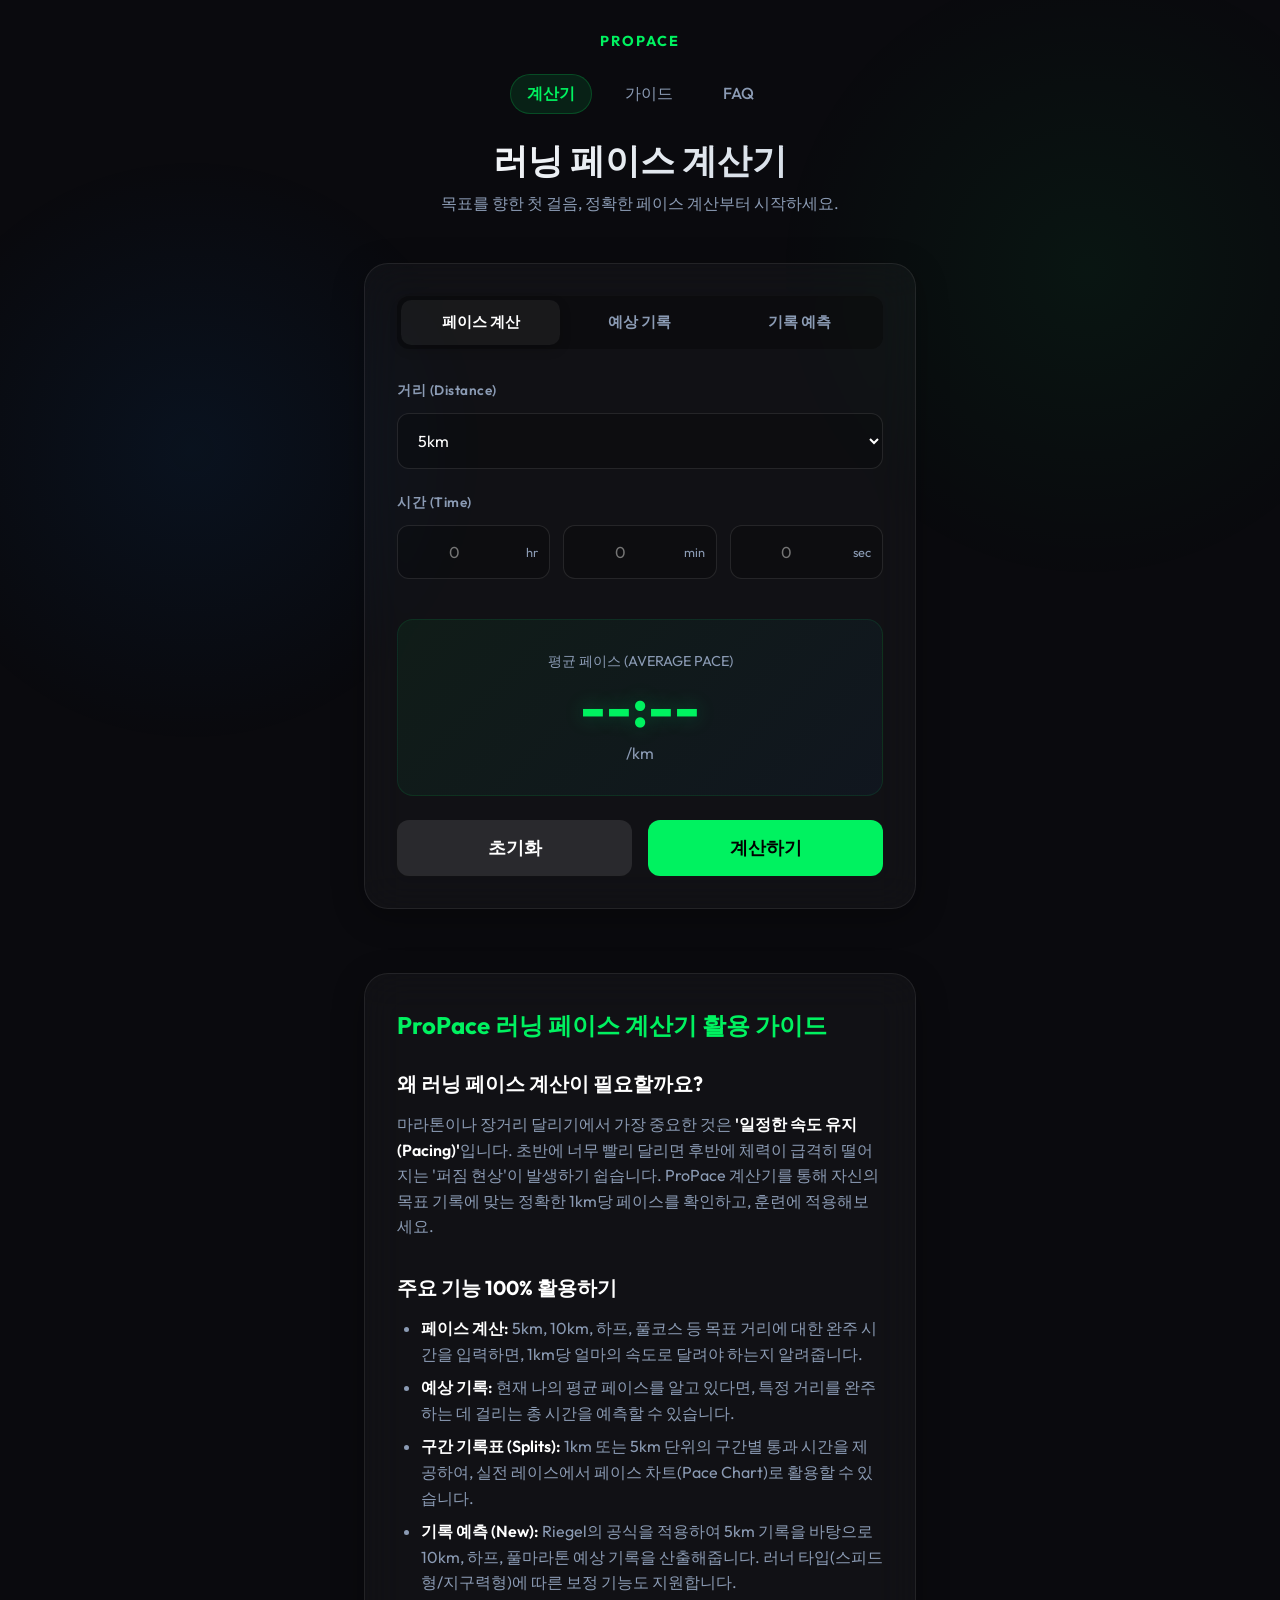
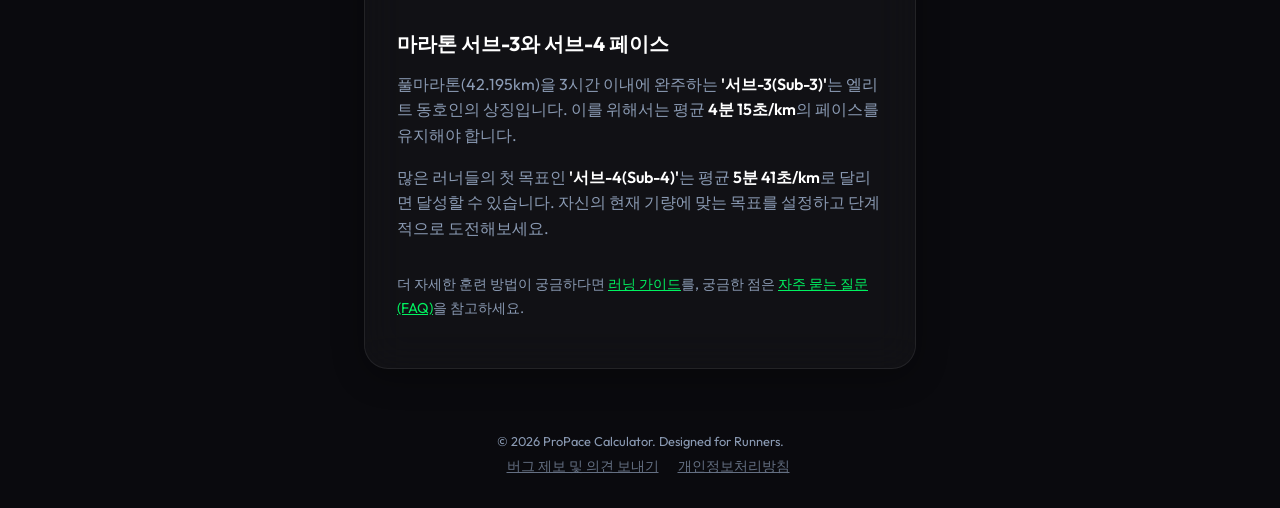
<file: public/index.html>
<!DOCTYPE html>
<html lang="ko">

<head>
    <meta charset="UTF-8">
    <meta name="viewport" content="width=device-width, initial-scale=1.0">
    <title>ProPace | 거리, 속도, 시간 계산</title>
    <link rel="icon" type="image/svg+xml" href="favicon.svg">
    <link rel="icon" type="image/png" href="favicon.png">
    <link rel="apple-touch-icon" href="favicon.png">
    <link rel="canonical" href="https://propace.site/">
    <meta name="description"
        content="ProPace 러닝 페이스 계산기로 마라톤, 5km, 10km, 하프 코스 목표 시간을 계산하세요. 달리기 속도(Pace)와 거리(Distance)를 분석하여 체계적인 훈련을 도와줍니다.">
    <meta name="keywords"
        content="러닝 페이스 계산기, Running Pace Calculator, 달리기 거리 계산, 마라톤 훈련, 5km, 10km, 하프 마라톤, ProPace, 런데이, 속도 변환">
    <meta name="theme-color" content="#0a0a0e">
    <!-- Open Graph / Facebook -->
    <meta property="og:type" content="website">
    <meta property="og:url" content="https://propace.site/">
    <meta property="og:title" content="프로 러닝 페이스 계산기 | Pro Running Calculator">
    <!-- Open Graph / Facebook -->
    <meta property="og:type" content="website">
    <meta property="og:url" content="https://propace.site/">
    <meta property="og:title" content="프로 러닝 페이스 계산기 (ProPace) | 거리, 속도, 시간 계산">
    <meta property="og:description"
        content="ProPace 러닝 페이스 계산기로 마라톤, 5km, 10km, 하프 코스 목표 시간을 계산하세요. 달리기 속도(Pace)와 거리(Distance)를 분석하여 체계적인 훈련을 도와줍니다.">
    <meta property="og:image" content="https://propace.site/favicon.png">

    <!-- Twitter -->
    <meta property="twitter:card" content="summary">
    <meta property="twitter:url" content="https://propace.site/">
    <meta property="twitter:title" content="프로 러닝 페이스 계산기 (ProPace) | 거리, 속도, 시간 계산">
    <meta property="twitter:description"
        content="ProPace 러닝 페이스 계산기로 마라톤, 5km, 10km, 하프 코스 목표 시간을 계산하세요. 달리기 속도(Pace)와 거리(Distance)를 분석하여 체계적인 훈련을 도와줍니다.">
    <meta property="twitter:image" content="https://propace.site/favicon.png">

    <!-- Structured Data (JSON-LD) -->
    <script type="application/ld+json">
    [
      {
        "@context": "https://schema.org",
        "@type": "WebApplication",
        "name": "ProPace 러닝 페이스 계산기",
        "url": "https://propace.site/",
        "description": "ProPace 러닝 페이스 계산기로 마라톤, 5km, 10km, 하프 코스 목표 시간을 계산하세요.",
        "applicationCategory": "HealthApplication",
        "operatingSystem": "Any",
        "offers": {
          "@type": "Offer",
          "price": "0",
          "priceCurrency": "KRW"
        },
        "author": {
            "@type": "Organization",
            "name": "ProPace Team",
            "url": "https://propace.site/"
        }
      },
      {
        "@context": "https://schema.org",
        "@type": "FAQPage",
        "mainEntity": [{
          "@type": "Question",
          "name": "초보자는 일주일에 몇 번 달리는 게 좋나요?",
          "acceptedAnswer": {
            "@type": "Answer",
            "text": "처음 시작한다면 주 3회(하루 달리고 하루 휴식)를 추천합니다. 휴식 또한 훈련의 일부이며, 근육과 관절이 회복할 시간을 주어야 부상을 방지할 수 있습니다."
          }
        }, {
          "@type": "Question",
          "name": "러닝화는 어떤 것을 신어야 하나요?",
          "acceptedAnswer": {
            "@type": "Answer",
            "text": "자신의 발 모양(평발, 요족 등)과 주법에 맞는 신발을 선택해야 합니다. 처음에는 쿠션이 충분하고 안정성이 좋은 '조깅화'나 '안정화' 카테고리의 제품을 추천합니다."
          }
        }, {
          "@type": "Question",
          "name": "페이스 계산기의 기록이 정확한가요?",
          "acceptedAnswer": {
            "@type": "Answer",
            "text": "이 계산기는 국제 육상 경기 연맹(IAAF)의 거리 측정 표준과 일반적인 페이스 산출 공식을 따르는 이론적인 수치입니다. 실제 레이스에서는 날씨와 컨디션을 고려해야 합니다."
          }
        }]
      }
    ]
    </script>

    <link rel="stylesheet" href="style.css">
    <link rel="preconnect" href="https://fonts.googleapis.com">
    <link rel="preconnect" href="https://fonts.gstatic.com" crossorigin>
    <link
        href="https://fonts.googleapis.com/css2?family=Outfit:wght@300;400;600;700&family=Pretendard:wght@300;400;600;700&display=swap"
        rel="stylesheet">
    <script defer src="app.js"></script>
    <script async src="https://pagead2.googlesyndication.com/pagead/js/adsbygoogle.js?client=ca-pub-1709887810365824"
        crossorigin="anonymous"></script>
    <!-- Google tag (gtag.js) -->
    <script async src="https://www.googletagmanager.com/gtag/js?id=G-HL3MYZF0PL"></script>
    <script>
        window.dataLayer = window.dataLayer || [];
        function gtag() { dataLayer.push(arguments); }
        gtag('js', new Date());

        gtag('config', 'G-HL3MYZF0PL');
    </script>
    <script type="text/javascript">
        (function (c, l, a, r, i, t, y) {
            c[a] = c[a] || function () { (c[a].q = c[a].q || []).push(arguments) };
            t = l.createElement(r); t.async = 1; t.src = "https://www.clarity.ms/tag/" + i;
            y = l.getElementsByTagName(r)[0]; y.parentNode.insertBefore(t, y);
        })(window, document, "clarity", "script", "v6fuisxoyl");
    </script>
</head>

<body>
    <div class="background-mesh"></div>

    <main class="container">
        <header class="app-header">
            <div class="logo">PROPACE</div>
            <nav class="main-nav">
                <a href="index.html" class="active">계산기</a>
                <a href="guide.html">가이드</a>
                <a href="faq.html">FAQ</a>
            </nav>
            <h1>러닝 페이스 계산기</h1>
            <p>목표를 향한 첫 걸음, 정확한 페이스 계산부터 시작하세요.</p>
        </header>



        <div class="calculator-card glass-panel">
            <div class="mode-tabs">
                <button class="tab-btn active" data-mode="pace" id="tab-pace">페이스 계산</button>
                <button class="tab-btn" data-mode="time" id="tab-time">예상 기록</button>
                <button class="tab-btn" data-mode="predict" id="tab-predict">기록 예측</button>
            </div>

            <div class="input-section">
                <!-- Prediction: Runner Type Group (New) -->
                <div class="input-group hidden" id="group-type">
                    <label>러너 타입 (Runner Type) <span
                            style="font-weight:400; font-size:0.8em; color:var(--primary);">*정확도 보정</span></label>
                    <select id="runner-type" class="premium-select">
                        <option value="1.06" selected>⚖️ 일반 러너 (Standard)</option>
                        <option value="1.10">🦁 스피드형/초급 (Short Distance Focus)</option>
                        <option value="1.03">🦅 지구력형/마스터즈 (Endurance Focus)</option>
                    </select>
                    <p style="font-size: 0.8rem; color: var(--text-muted); margin-top: 0.5rem;">
                        * 스피드형: 단거리에 강함 / 지구력형: 장거리에 강함
                    </p>
                </div>

                <!-- Distance Input Group -->
                <div class="input-group" id="group-distance">
                    <label id="label-distance">거리 (Distance)</label>
                    <div class="input-row">
                        <select id="distance-select" class="premium-select">
                            <option value="5">5km</option>
                            <option value="10">10km</option>
                            <option value="21.0975">하프 마라톤 (21.1k)</option>
                            <option value="42.195">풀 마라톤 (42.2k)</option>
                            <option value="custom">직접 입력</option>
                        </select>
                        <div class="custom-input-wrapper hidden" id="custom-distance-wrapper">
                            <input type="number" id="distance-custom" placeholder="0" step="0.01">
                            <span class="unit">km</span>
                        </div>
                    </div>
                </div>

                <!-- Time Input Group -->
                <div class="input-group" id="group-time">
                    <label id="label-time">시간 (Time)</label>
                    <div class="time-inputs">
                        <div class="time-field">
                            <input type="number" id="time-hour" placeholder="0" min="0">
                            <span>hr</span>
                        </div>
                        <div class="time-field">
                            <input type="number" id="time-min" placeholder="0" min="0" max="59">
                            <span>min</span>
                        </div>
                        <div class="time-field">
                            <input type="number" id="time-sec" placeholder="0" min="0" max="59">
                            <span>sec</span>
                        </div>
                    </div>
                </div>

                <!-- Pace Input Group -->
                <div class="input-group hidden" id="group-pace">
                    <label>페이스 (Pace)</label>
                    <div class="time-inputs">
                        <div class="time-field">
                            <input type="number" id="pace-min" placeholder="0" min="0">
                            <span>min</span>
                        </div>
                        <div class="time-field">
                            <input type="number" id="pace-sec" placeholder="0" min="0" max="59">
                            <span>sec</span>
                        </div>
                        <span class="per-unit">/km</span>
                    </div>
                </div>
            </div>

            <div class="result-display" id="result-display">
                <div class="result-label" id="result-label">평균 페이스</div>
                <div class="result-value" id="result-value">--:--</div>
                <div class="result-unit" id="result-unit">/km</div>
            </div>

            <div class="action-buttons">
                <button class="action-btn secondary" id="reset-btn">초기화</button>
                <button class="action-btn primary" id="calc-btn">계산하기</button>
            </div>
        </div>

        <!-- Splits Card (Existing) -->
        <div class="splits-card glass-panel" id="splits-card">
            <div class="card-header">
                <h2>구간 기록표 (Splits)</h2>
                <div class="split-controls">
                    <button class="split-toggle active" data-gap="1">1km</button>
                    <button class="split-toggle" data-gap="5">5km</button>
                </div>
            </div>
            <div class="table-container">
                <table id="splits-table">
                    <thead>
                        <tr>
                            <th>거리</th>
                            <th>누적 시간</th>
                            <th>구간 페이스</th>
                        </tr>
                    </thead>
                    <tbody>
                        <!-- Generated by JS -->
                    </tbody>
                </table>
            </div>
        </div>

        <!-- Prediction Card (New) -->
        <div class="prediction-card glass-panel" id="prediction-card" style="display: none;">
            <div class="card-header">
                <h2>예상 완주 기록 (Race Predictor)</h2>
                <p class="card-desc">Riegel 공식을 기반으로 산출된 이론적 기록입니다.</p>
            </div>
            <div class="prediction-grid" id="prediction-grid">
                <!-- Generated by JS -->
            </div>
        </div>

        <!-- SEO Content Section (New) -->
        <article class="info-section glass-panel" style="margin-top: 2rem;">
            <h2>ProPace 러닝 페이스 계산기 활용 가이드</h2>

            <div class="content-block">
                <h3>왜 러닝 페이스 계산이 필요할까요?</h3>
                <p>마라톤이나 장거리 달리기에서 가장 중요한 것은 <strong>'일정한 속도 유지(Pacing)'</strong>입니다.
                    초반에 너무 빨리 달리면 후반에 체력이 급격히 떨어지는 '퍼짐 현상'이 발생하기 쉽습니다.
                    ProPace 계산기를 통해 자신의 목표 기록에 맞는 정확한 1km당 페이스를 확인하고, 훈련에 적용해보세요.</p>
            </div>

            <div class="content-block">
                <h3>주요 기능 100% 활용하기</h3>
                <ul>
                    <li><strong>페이스 계산:</strong> 5km, 10km, 하프, 풀코스 등 목표 거리에 대한 완주 시간을 입력하면, 1km당 얼마의 속도로 달려야 하는지 알려줍니다.
                    </li>
                    <li><strong>예상 기록:</strong> 현재 나의 평균 페이스를 알고 있다면, 특정 거리를 완주하는 데 걸리는 총 시간을 예측할 수 있습니다.</li>
                    <li><strong>구간 기록표 (Splits):</strong> 1km 또는 5km 단위의 구간별 통과 시간을 제공하여, 실전 레이스에서 페이스 차트(Pace Chart)로
                        활용할 수 있습니다.</li>
                    <li><strong>기록 예측 (New):</strong> Riegel의 공식을 적용하여 5km 기록을 바탕으로 10km, 하프, 풀마라톤 예상 기록을 산출해줍니다. 러너
                        타입(스피드형/지구력형)에 따른 보정 기능도 지원합니다.</li>
                </ul>
            </div>

            <div class="content-block">
                <h3>마라톤 서브-3와 서브-4 페이스</h3>
                <p>풀마라톤(42.195km)을 3시간 이내에 완주하는 <strong>'서브-3(Sub-3)'</strong>는 엘리트 동호인의 상징입니다.
                    이를 위해서는 평균 <strong>4분 15초/km</strong>의 페이스를 유지해야 합니다.</p>
                <p>많은 러너들의 첫 목표인 <strong>'서브-4(Sub-4)'</strong>는 평균 <strong>5분 41초/km</strong>로 달리면 달성할 수 있습니다.
                    자신의 현재 기량에 맞는 목표를 설정하고 단계적으로 도전해보세요.</p>
            </div>

            <p style="font-size: 0.9rem; color: var(--text-muted); margin-top: 1rem;">
                더 자세한 훈련 방법이 궁금하다면 <a href="guide.html" style="color: var(--primary); text-decoration: underline;">러닝
                    가이드</a>를,
                궁금한 점은 <a href="faq.html" style="color: var(--primary); text-decoration: underline;">자주 묻는 질문(FAQ)</a>을
                참고하세요.
            </p>
        </article>
    </main>

    <footer class="app-footer">
        <p>© 2026 ProPace Calculator. Designed for Runners.</p>
        <button id="feedback-open-btn" class="footer-link-btn">버그 제보 및 의견 보내기</button>
        <a href="privacy.html" class="footer-link">개인정보처리방침</a>
    </footer>

    <!-- Feedback Modal -->
    <div class="modal-overlay hidden" id="feedback-modal">
        <div class="modal-content glass-panel">
            <button class="modal-close" id="feedback-close-btn">&times;</button>
            <h2>의견 보내기</h2>
            <p class="modal-desc">버그 제보나 추가하고 싶은 기능이 있다면 알려주세요!</p>

            <form id="feedback-form" action="https://formspree.io/f/mzdejrqv" method="POST">
                <div class="input-group">
                    <label for="fb-email">이메일 (답변을 원하시면 입력해주세요)</label>
                    <input type="email" id="fb-email" name="email" placeholder="runner@example.com">
                </div>
                <div class="input-group">
                    <label for="fb-message">내용</label>
                    <textarea id="fb-message" name="message" rows="4" placeholder="자유롭게 의견을 적어주세요." required></textarea>
                </div>
                <div class="action-buttons">
                    <button type="submit" class="action-btn primary">보내기</button>
                </div>
                <p id="feedback-status" class="status-msg"></p>
            </form>
        </div>
    </div>
</body>

</html>
</file>
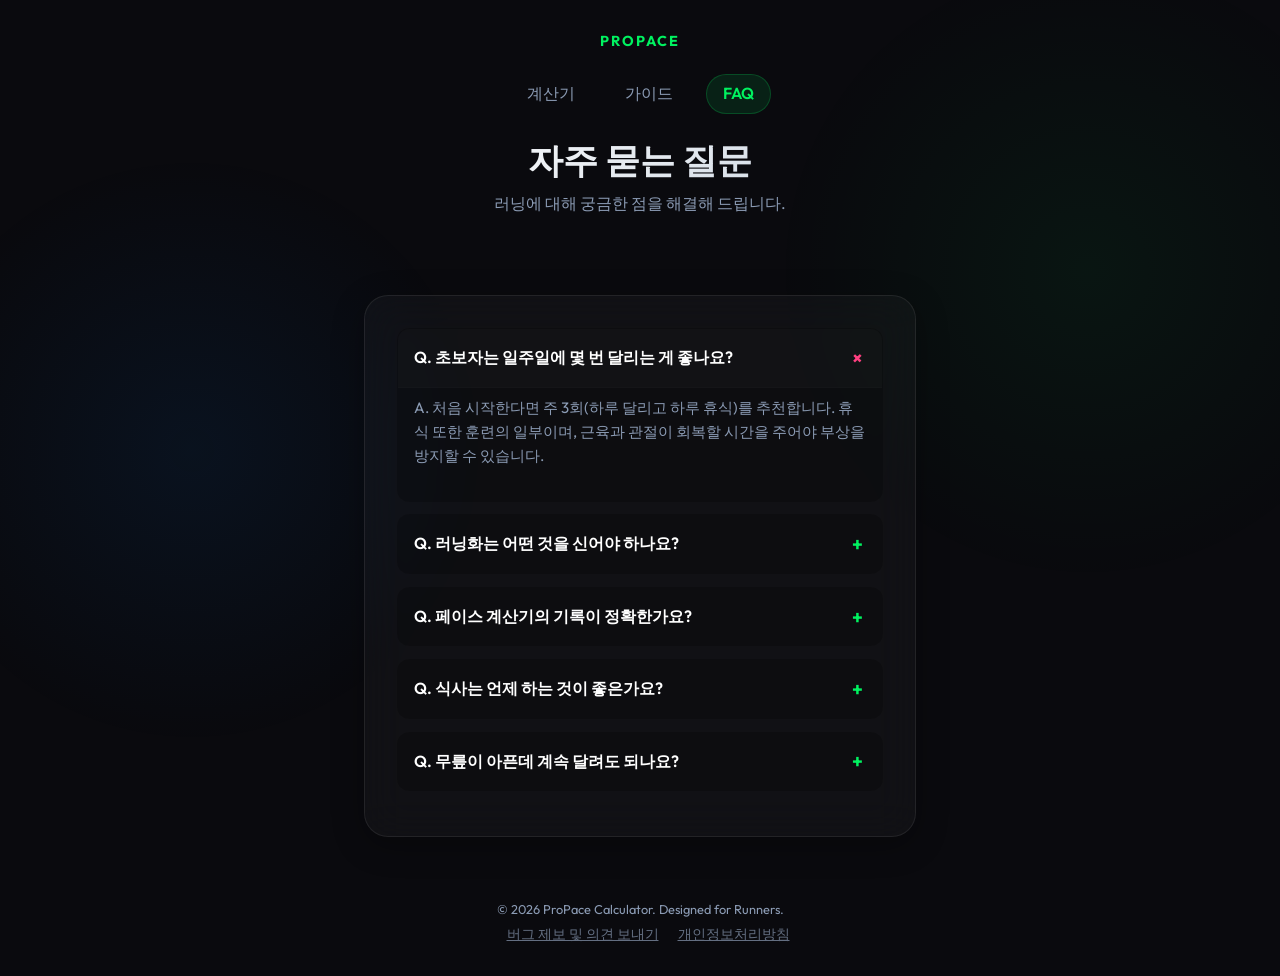
<file: public/faq.html>
<!DOCTYPE html>
<html lang="ko">

<head>
    <meta charset="UTF-8">
    <meta name="viewport" content="width=device-width, initial-scale=1.0">
    <title>자주 묻는 질문 (FAQ) | ProPace</title>
    <link rel="icon" type="image/svg+xml" href="favicon.svg">
    <link rel="icon" type="image/png" href="favicon.png">
    <link rel="apple-touch-icon" href="favicon.png">
    <link rel="canonical" href="https://propace.site/faq.html">
    <meta name="description" content="러닝 초보자를 위한 훈련 빈도, 러닝화 선택 가이드, 페이스 계산기 정확도 등 자주 묻는 질문에 대한 답변입니다.">
    <meta name="theme-color" content="#0a0a0e">

    <!-- Open Graph -->
    <meta property="og:type" content="article">
    <meta property="og:url" content="https://propace.site/faq.html">
    <meta property="og:title" content="자주 묻는 질문 (FAQ) | ProPace">
    <meta property="og:description" content="러닝화 선택부터 훈련 빈도까지, 러너들이 궁금해하는 질문들을 모았습니다.">
    <meta property="og:image" content="https://propace.site/favicon.png">

    <link rel="stylesheet" href="style.css">
    <link rel="preconnect" href="https://fonts.googleapis.com">
    <link rel="preconnect" href="https://fonts.gstatic.com" crossorigin>
    <link
        href="https://fonts.googleapis.com/css2?family=Outfit:wght@300;400;600;700&family=Pretendard:wght@300;400;600;700&display=swap"
        rel="stylesheet">

    <!-- Google AdSense -->
    <script async src="https://pagead2.googlesyndication.com/pagead/js/adsbygoogle.js?client=ca-pub-1709887810365824"
        crossorigin="anonymous"></script>
    <!-- Google tag (gtag.js) -->
    <script async src="https://www.googletagmanager.com/gtag/js?id=G-HL3MYZF0PL"></script>
    <script>
        window.dataLayer = window.dataLayer || [];
        function gtag() { dataLayer.push(arguments); }
        gtag('js', new Date());

        gtag('config', 'G-HL3MYZF0PL');
    </script>
</head>

<body>
    <div class="background-mesh"></div>

    <main class="container">
        <header class="app-header">
            <div class="logo">PROPACE</div>
            <nav class="main-nav">
                <a href="index.html">계산기</a>
                <a href="guide.html">가이드</a>
                <a href="faq.html" class="active">FAQ</a>
            </nav>
            <h1>자주 묻는 질문</h1>
            <p>러닝에 대해 궁금한 점을 해결해 드립니다.</p>
        </header>

        <article class="info-section glass-panel">
            <details open>
                <summary>Q. 초보자는 일주일에 몇 번 달리는 게 좋나요?</summary>
                <p>A. 처음 시작한다면 주 3회(하루 달리고 하루 휴식)를 추천합니다. 휴식 또한 훈련의 일부이며, 근육과 관절이 회복할 시간을 주어야 부상을 방지할 수 있습니다.</p>
            </details>
            <details>
                <summary>Q. 러닝화는 어떤 것을 신어야 하나요?</summary>
                <p>A. 자신의 발 모양(평발, 요족 등)과 주법에 맞는 신발을 선택해야 합니다. 처음에는 쿠션이 충분하고 안정성이 좋은 '조깅화'나 '안정화' 카테고리의 제품을 추천합니다.
                    카본이 들어간 레이싱화는 근력이 부족한 초보자에게 오히려 부상을 유발할 수 있습니다.</p>
            </details>
            <details>
                <summary>Q. 페이스 계산기의 기록이 정확한가요?</summary>
                <p>A. 이 계산기는 <strong>국제 육상 경기 연맹(IAAF)</strong>의 거리 측정 표준과 일반적인 페이스 산출 공식을 따르는 이론적인 수치입니다. 실제 레이스에서는
                    날씨, 코스 고저차, 컨디션 등 다양한 변수가 작용합니다. 계산된 페이스를 기준점으로 삼되, 당일 상황에 맞춰 유연하게 조절하는 것이 중요합니다.</p>
            </details>
            <details>
                <summary>Q. 식사는 언제 하는 것이 좋은가요?</summary>
                <p>A. 러닝 최소 2~3시간 전에 식사를 마치는 것이 좋습니다. 소화가 덜 된 상태에서 달리면 복통을 유발할 수 있습니다. 공복 러닝이 부담스럽다면 바나나 한 개 정도 가벼운 간식을
                    30분 전에 섭취하세요.</p>
            </details>
            <details>
                <summary>Q. 무릎이 아픈데 계속 달려도 되나요?</summary>
                <p>A. 통증은 몸이 보내는 적신호입니다. 무릎 통증이 느껴지면 즉시 러닝을 중단하고 휴식을 취해야 합니다. 통증이 지속되면 전문가의 진료를 받아보시는 것을 권장합니다.</p>
            </details>
        </article>
    </main>

    <footer class="app-footer">
        <p>© 2026 ProPace Calculator. Designed for Runners.</p>
        <button id="feedback-open-btn" class="footer-link-btn" onclick="openFeedbackModal()">버그 제보 및 의견 보내기</button>
        <a href="privacy.html" class="footer-link">개인정보처리방침</a>
    </footer>

    <!-- Feedback Modal Logic needed here too if we want it global, or just remove button from subpages if logic is only in app.js which might strict to index elements. 
         Ideally, create a shared script or just simplified link for subpages. For now, I'll keep the button but might need a simple inline script or just link to index. 
         Actually, let's just make the feedback button open a mailto link on subpages for simplicity or just link to index.
    -->
    <script>
        function openFeedbackModal() {
            // Since the complex modal logic is in app.js which is heavy for simple pages, 
            // maybe just redirect or alert? 
            // Or better, let's just hide the feedback button on subpages to keep it clean and avoid js errors if elements missing.
            // But user might want to report errors on these pages.
            // Let's use mailto for simplicity on subpages.
            window.location.href = "mailto:wjklop4569@naver.com?subject=[ProPace] 의견 보내기";
        }
    </script>
</body>

</html>
</file>
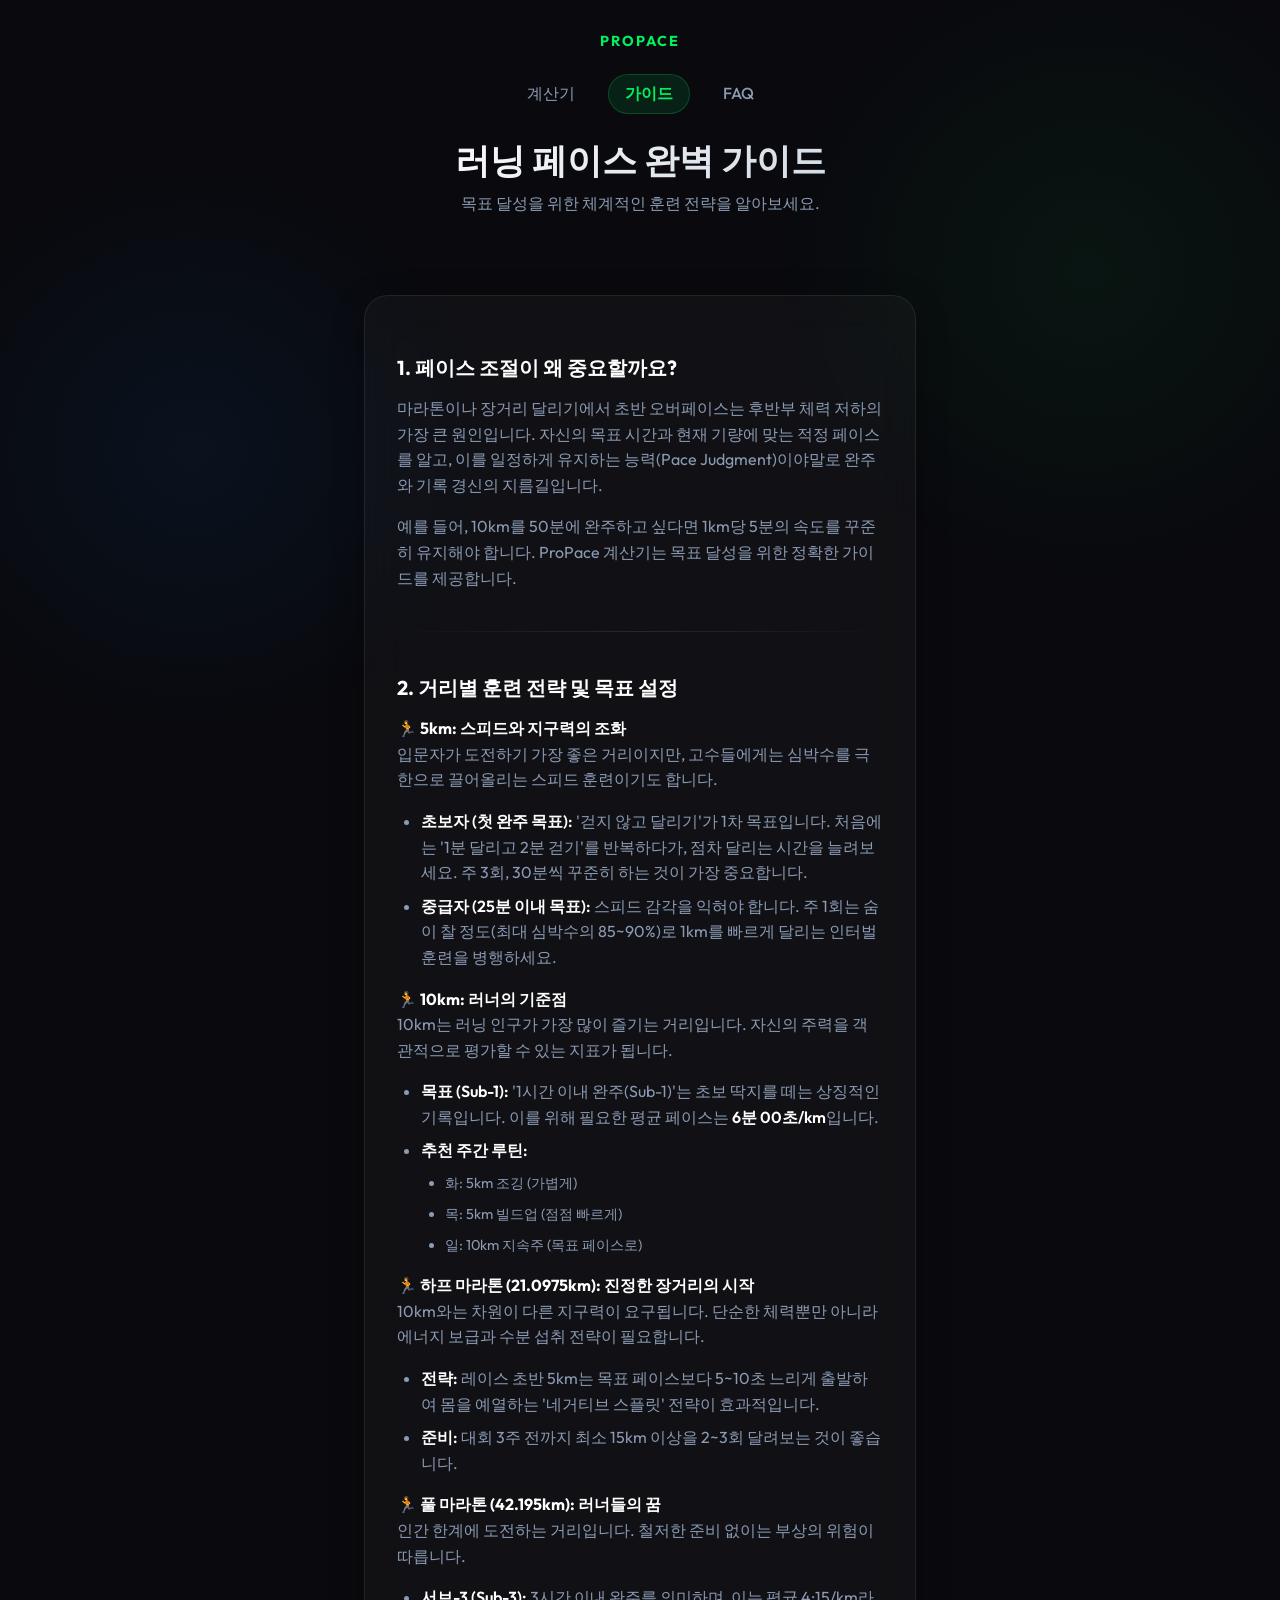
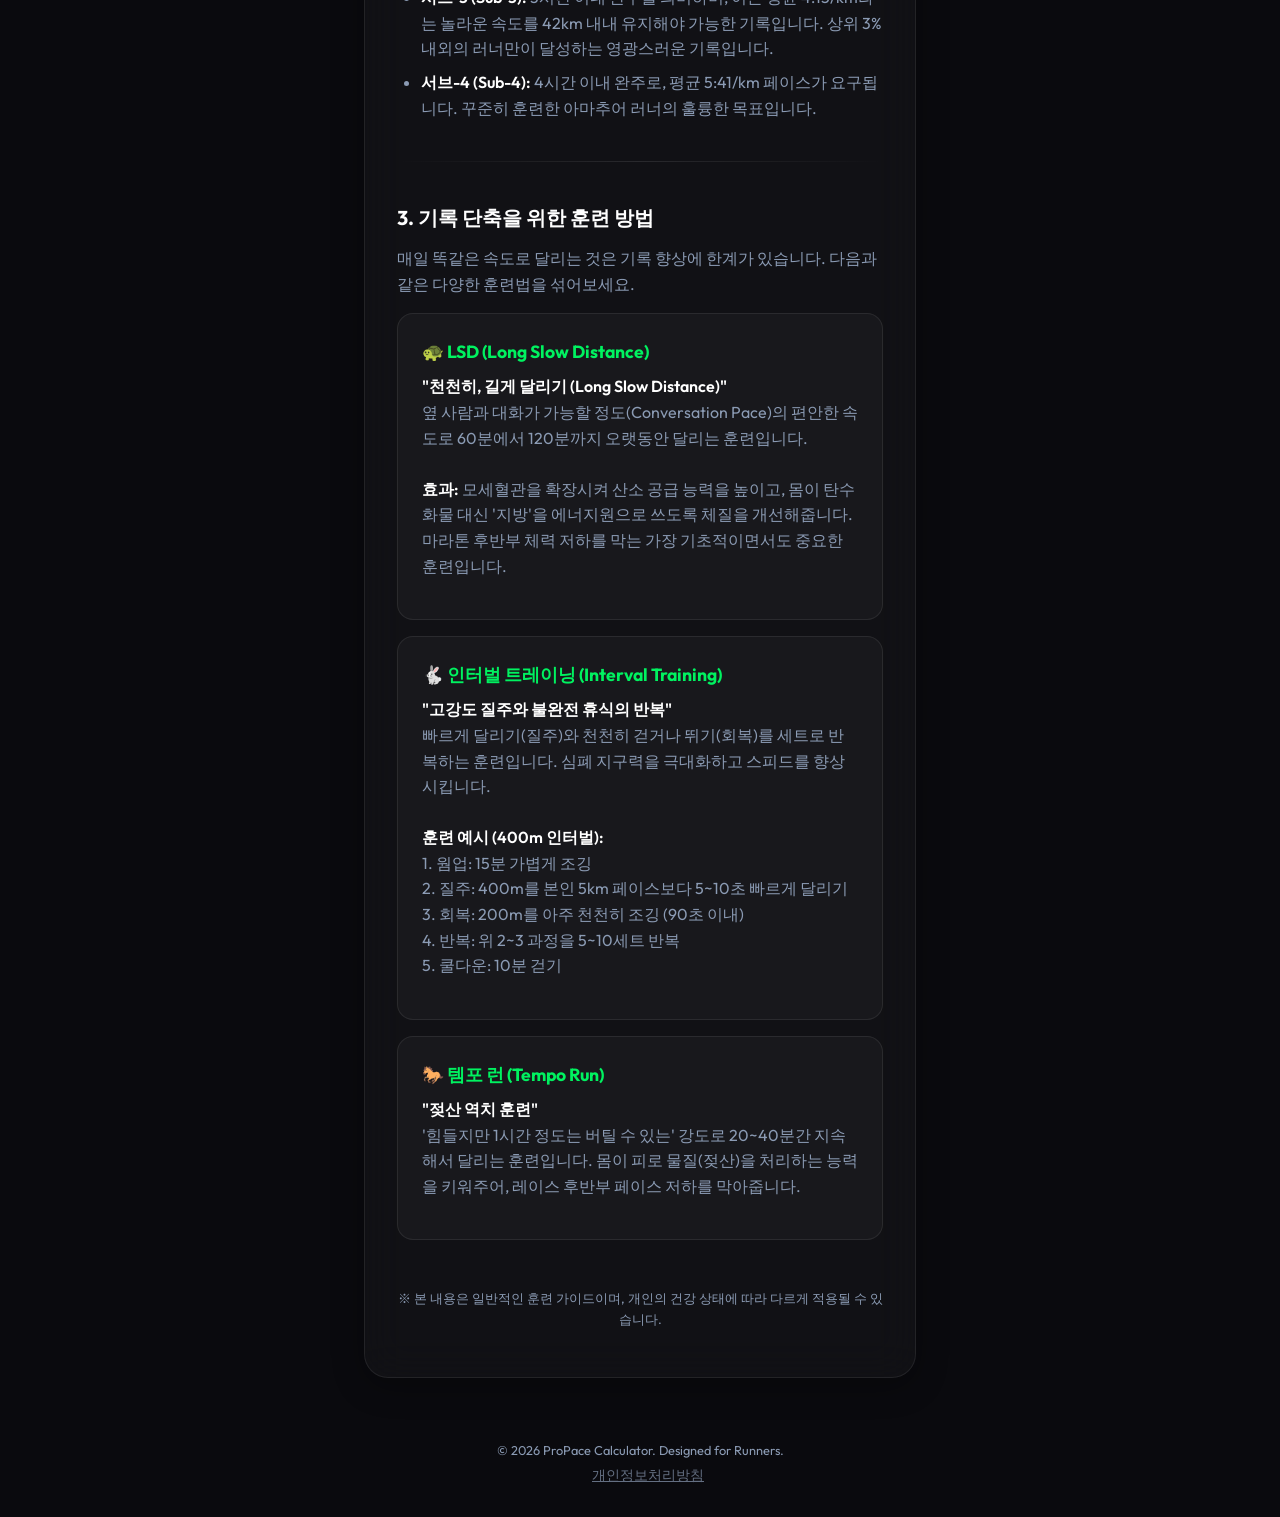
<file: public/guide.html>
<!DOCTYPE html>
<html lang="ko">

<head>
    <meta charset="UTF-8">
    <meta name="viewport" content="width=device-width, initial-scale=1.0">
    <title>러닝 가이드 - 페이스 조절 및 훈련법 | ProPace</title>
    <link rel="icon" type="image/svg+xml" href="favicon.svg">
    <link rel="icon" type="image/png" href="favicon.png">
    <link rel="apple-touch-icon" href="favicon.png">
    <link rel="canonical" href="https://propace.site/guide.html">
    <meta name="description"
        content="마라톤, 5km, 10km, 하프 코스 완주를 위한 러닝 페이스 조절 방법과 거리별 훈련 전략을 소개합니다. ProPace와 함께 체계적인 훈련을 시작하세요.">
    <meta name="theme-color" content="#0a0a0e">

    <!-- Open Graph -->
    <meta property="og:type" content="article">
    <meta property="og:url" content="https://propace.site/guide.html">
    <meta property="og:title" content="러닝 가이드 - 페이스 조절 및 훈련법 | ProPace">
    <meta property="og:description" content="성공적인 완주를 위한 거리별(5k, 10k, Half, Full) 훈련 전략과 LSD, 인터벌 등 훈련 방법을 확인하세요.">
    <meta property="og:image" content="https://propace.site/favicon.png">

    <link rel="stylesheet" href="style.css">
    <link rel="preconnect" href="https://fonts.googleapis.com">
    <link rel="preconnect" href="https://fonts.gstatic.com" crossorigin>
    <link
        href="https://fonts.googleapis.com/css2?family=Outfit:wght@300;400;600;700&family=Pretendard:wght@300;400;600;700&display=swap"
        rel="stylesheet">

    <!-- Google AdSense -->
    <script async src="https://pagead2.googlesyndication.com/pagead/js/adsbygoogle.js?client=ca-pub-1709887810365824"
        crossorigin="anonymous"></script>
    <!-- Google tag (gtag.js) -->
    <script async src="https://www.googletagmanager.com/gtag/js?id=G-HL3MYZF0PL"></script>
    <script>
        window.dataLayer = window.dataLayer || [];
        function gtag() { dataLayer.push(arguments); }
        gtag('js', new Date());

        gtag('config', 'G-HL3MYZF0PL');
    </script>
</head>

<body>
    <div class="background-mesh"></div>

    <main class="container">
        <header class="app-header">
            <div class="logo">PROPACE</div>
            <!-- Navigation will be added via CSS to be shared or just inline here -->
            <nav class="main-nav">
                <a href="index.html">계산기</a>
                <a href="guide.html" class="active">가이드</a>
                <a href="faq.html">FAQ</a>
            </nav>
            <h1>러닝 페이스 완벽 가이드</h1>
            <p>목표 달성을 위한 체계적인 훈련 전략을 알아보세요.</p>
        </header>

        <article class="info-section glass-panel">
            <div class="content-block">
                <h3>1. 페이스 조절이 왜 중요할까요?</h3>
                <p>마라톤이나 장거리 달리기에서 초반 오버페이스는 후반부 체력 저하의 가장 큰 원인입니다. 자신의 목표 시간과 현재 기량에 맞는 적정 페이스를 알고, 이를 일정하게 유지하는
                    능력(Pace Judgment)이야말로 완주와 기록 경신의 지름길입니다.</p>
                <p>예를 들어, 10km를 50분에 완주하고 싶다면 1km당 5분의 속도를 꾸준히 유지해야 합니다. ProPace 계산기는 목표 달성을 위한 정확한 가이드를 제공합니다.</p>
            </div>

            <hr class="divider">

            <div class="content-block">
                <h3>2. 거리별 훈련 전략 및 목표 설정</h3>

                <h4>🏃 5km: 스피드와 지구력의 조화</h4>
                <p>입문자가 도전하기 가장 좋은 거리이지만, 고수들에게는 심박수를 극한으로 끌어올리는 스피드 훈련이기도 합니다.</p>
                <ul>
                    <li><strong>초보자 (첫 완주 목표):</strong> '걷지 않고 달리기'가 1차 목표입니다. 처음에는 '1분 달리고 2분 걷기'를 반복하다가, 점차 달리는 시간을
                        늘려보세요. 주 3회, 30분씩 꾸준히 하는 것이 가장 중요합니다.</li>
                    <li><strong>중급자 (25분 이내 목표):</strong> 스피드 감각을 익혀야 합니다. 주 1회는 숨이 찰 정도(최대 심박수의 85~90%)로 1km를 빠르게 달리는
                        인터벌 훈련을 병행하세요.</li>
                </ul>

                <h4>🏃 10km: 러너의 기준점</h4>
                <p>10km는 러닝 인구가 가장 많이 즐기는 거리입니다. 자신의 주력을 객관적으로 평가할 수 있는 지표가 됩니다.</p>
                <ul>
                    <li><strong>목표 (Sub-1):</strong> '1시간 이내 완주(Sub-1)'는 초보 딱지를 떼는 상징적인 기록입니다. 이를 위해 필요한 평균 페이스는
                        <strong>6분 00초/km</strong>입니다.</li>
                    <li><strong>추천 주간 루틴:</strong>
                        <ul style="margin-top:0.5rem; font-size: 0.9em; color: var(--text-muted);">
                            <li>화: 5km 조깅 (가볍게)</li>
                            <li>목: 5km 빌드업 (점점 빠르게)</li>
                            <li>일: 10km 지속주 (목표 페이스로)</li>
                        </ul>
                    </li>
                </ul>

                <h4>🏃 하프 마라톤 (21.0975km): 진정한 장거리의 시작</h4>
                <p>10km와는 차원이 다른 지구력이 요구됩니다. 단순한 체력뿐만 아니라 에너지 보급과 수분 섭취 전략이 필요합니다.</p>
                <ul>
                    <li><strong>전략:</strong> 레이스 초반 5km는 목표 페이스보다 5~10초 느리게 출발하여 몸을 예열하는 '네거티브 스플릿' 전략이 효과적입니다.</li>
                    <li><strong>준비:</strong> 대회 3주 전까지 최소 15km 이상을 2~3회 달려보는 것이 좋습니다.</li>
                </ul>

                <h4>🏃 풀 마라톤 (42.195km): 러너들의 꿈</h4>
                <p>인간 한계에 도전하는 거리입니다. 철저한 준비 없이는 부상의 위험이 따릅니다.</p>
                <ul>
                    <li><strong>서브-3 (Sub-3):</strong> 3시간 이내 완주를 의미하며, 이는 평균 4:15/km라는 놀라운 속도를 42km 내내 유지해야 가능한 기록입니다.
                        상위 3% 내외의 러너만이 달성하는 영광스러운 기록입니다.</li>
                    <li><strong>서브-4 (Sub-4):</strong> 4시간 이내 완주로, 평균 5:41/km 페이스가 요구됩니다. 꾸준히 훈련한 아마추어 러너의 훌륭한 목표입니다.
                    </li>
                </ul>
            </div>

            <hr class="divider">

            <div class="content-block">
                <h3>3. 기록 단축을 위한 훈련 방법</h3>
                <p>매일 똑같은 속도로 달리는 것은 기록 향상에 한계가 있습니다. 다음과 같은 다양한 훈련법을 섞어보세요.</p>

                <div class="training-method">
                    <h4>🐢 LSD (Long Slow Distance)</h4>
                    <p><strong>"천천히, 길게 달리기 (Long Slow Distance)"</strong><br>
                        옆 사람과 대화가 가능할 정도(Conversation Pace)의 편안한 속도로 60분에서 120분까지 오랫동안 달리는 훈련입니다.<br><br>
                        <strong>효과:</strong> 모세혈관을 확장시켜 산소 공급 능력을 높이고, 몸이 탄수화물 대신 '지방'을 에너지원으로 쓰도록 체질을 개선해줍니다. 마라톤 후반부
                        체력 저하를 막는 가장 기초적이면서도 중요한 훈련입니다.
                    </p>
                </div>

                <div class="training-method">
                    <h4>🐇 인터벌 트레이닝 (Interval Training)</h4>
                    <p><strong>"고강도 질주와 불완전 휴식의 반복"</strong><br>
                        빠르게 달리기(질주)와 천천히 걷거나 뛰기(회복)를 세트로 반복하는 훈련입니다. 심폐 지구력을 극대화하고 스피드를 향상시킵니다.<br><br>
                        <strong>훈련 예시 (400m 인터벌):</strong><br>
                        1. 웜업: 15분 가볍게 조깅<br>
                        2. 질주: 400m를 본인 5km 페이스보다 5~10초 빠르게 달리기<br>
                        3. 회복: 200m를 아주 천천히 조깅 (90초 이내)<br>
                        4. 반복: 위 2~3 과정을 5~10세트 반복<br>
                        5. 쿨다운: 10분 걷기
                    </p>
                </div>

                <div class="training-method">
                    <h4>🐎 템포 런 (Tempo Run)</h4>
                    <p><strong>"젖산 역치 훈련"</strong><br>
                        '힘들지만 1시간 정도는 버틸 수 있는' 강도로 20~40분간 지속해서 달리는 훈련입니다. 몸이 피로 물질(젖산)을 처리하는 능력을 키워주어, 레이스 후반부 페이스 저하를
                        막아줍니다.</p>
                </div>
            </div>

            <p style="font-size: 0.8rem; color: var(--text-muted); margin-top: 3rem; text-align: center;">
                ※ 본 내용은 일반적인 훈련 가이드이며, 개인의 건강 상태에 따라 다르게 적용될 수 있습니다.
            </p>
        </article>
    </main>

    <footer class="app-footer">
        <p>© 2026 ProPace Calculator. Designed for Runners.</p>
        <a href="privacy.html" class="footer-link">개인정보처리방침</a>
    </footer>
</body>

</html>
</file>
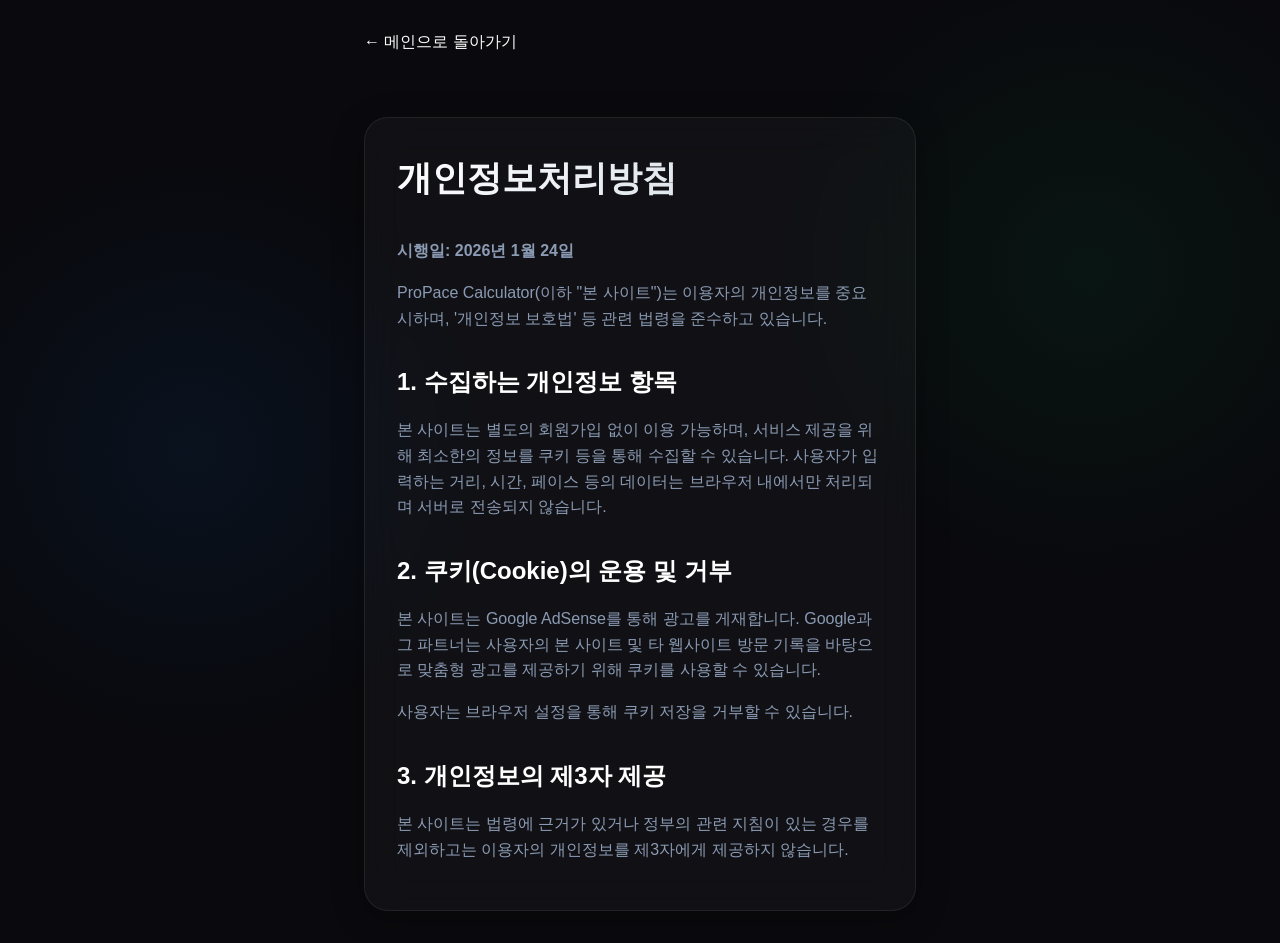
<file: public/privacy.html>
<!DOCTYPE html>
<html lang="ko">

<head>
    <meta charset="UTF-8">
    <meta name="viewport" content="width=device-width, initial-scale=1.0">
    <title>개인정보처리방침 | ProPace Calculator</title>
    <link rel="stylesheet" href="style.css">
    <style>
        .privacy-content {
            padding: 2rem;
            max-width: 800px;
            margin: 0 auto;
            color: var(--text-color);
            line-height: 1.6;
        }

        .privacy-content h1 {
            margin-bottom: 2rem;
        }

        .privacy-content h2 {
            margin-top: 2rem;
            margin-bottom: 1rem;
            font-size: 1.5rem;
        }

        .privacy-content p {
            margin-bottom: 1rem;
            color: var(--text-muted);
        }

        .back-link {
            display: inline-block;
            margin-bottom: 2rem;
            color: var(--primary-color);
            text-decoration: none;
        }

        .back-link:hover {
            text-decoration: underline;
        }
    </style>
</head>

<body>
    <div class="background-mesh"></div>
    <main class="container">
        <a href="index.html" class="back-link">← 메인으로 돌아가기</a>
        <article class="glass-panel privacy-content">
            <h1>개인정보처리방침</h1>
            <p><strong>시행일: 2026년 1월 24일</strong></p>

            <p>ProPace Calculator(이하 "본 사이트")는 이용자의 개인정보를 중요시하며, '개인정보 보호법' 등 관련 법령을 준수하고 있습니다.</p>

            <h2>1. 수집하는 개인정보 항목</h2>
            <p>본 사이트는 별도의 회원가입 없이 이용 가능하며, 서비스 제공을 위해 최소한의 정보를 쿠키 등을 통해 수집할 수 있습니다. 사용자가 입력하는 거리, 시간, 페이스 등의 데이터는 브라우저
                내에서만 처리되며 서버로 전송되지 않습니다.</p>

            <h2>2. 쿠키(Cookie)의 운용 및 거부</h2>
            <p>본 사이트는 Google AdSense를 통해 광고를 게재합니다. Google과 그 파트너는 사용자의 본 사이트 및 타 웹사이트 방문 기록을 바탕으로 맞춤형 광고를 제공하기 위해 쿠키를
                사용할 수 있습니다.</p>
            <p>사용자는 브라우저 설정을 통해 쿠키 저장을 거부할 수 있습니다.</p>

            <h2>3. 개인정보의 제3자 제공</h2>
            <p>본 사이트는 법령에 근거가 있거나 정부의 관련 지침이 있는 경우를 제외하고는 이용자의 개인정보를 제3자에게 제공하지 않습니다.</p>

        </article>
    </main>
</body>

</html>
</file>
<file: public/style.css>
:root {
    --bg-dark: #0a0a0e;
    --bg-panel: rgba(255, 255, 255, 0.03);
    --bg-panel-hover: rgba(255, 255, 255, 0.05);
    --primary: #00f260;
    /* Neon Green */
    --primary-dim: rgba(0, 242, 96, 0.1);
    --secondary: #0575e6;
    /* Blue */
    --accent: #ff4081;
    /* Pink */
    --text-main: #ffffff;
    --text-muted: #8b9bb4;
    --border: rgba(255, 255, 255, 0.1);
    --glass-border: rgba(255, 255, 255, 0.08);
    --blur: 20px;
}

* {
    box-sizing: border-box;
    margin: 0;
    padding: 0;
    font-family: 'Pretendard', 'Outfit', sans-serif;
}

body {
    background-color: var(--bg-dark);
    color: var(--text-main);
    min-height: 100vh;
    display: flex;
    flex-direction: column;
    align-items: center;
    position: relative;
    overflow-x: hidden;
}

/* Dynamic Background */
.background-mesh {
    position: fixed;
    top: 0;
    left: 0;
    width: 100vw;
    height: 100vh;
    z-index: -1;
    background:
        radial-gradient(circle at 15% 50%, rgba(5, 117, 230, 0.08), transparent 25%),
        radial-gradient(circle at 85% 30%, rgba(0, 242, 96, 0.05), transparent 25%);
}

.container {
    width: 100%;
    max-width: 600px;
    padding: 2rem 1.5rem;
    display: flex;
    flex-direction: column;
    gap: 2rem;
}

/* Typography & Header */
.app-header {
    text-align: center;
    margin-bottom: 1rem;
    animation: fadeInDown 0.8s ease;
}

.logo {
    font-family: 'Outfit', sans-serif;
    font-weight: 700;
    font-size: 0.9rem;
    letter-spacing: 2px;
    color: var(--primary);
    margin-bottom: 0.5rem;
    text-transform: uppercase;
}

h1 {
    font-size: 2.2rem;
    font-weight: 700;
    background: linear-gradient(135deg, #fff 0%, #cbd5e1 100%);
    background-clip: text;
    -webkit-background-clip: text;
    -webkit-text-fill-color: transparent;
    margin-bottom: 0.5rem;
}

.app-header p {
    color: var(--text-muted);
    font-size: 1rem;
}

/* Intro Text for AdSense */
.intro-text {
    text-align: center;
    margin-bottom: 2rem;
    color: var(--text-muted);
    font-size: 0.95rem;
    line-height: 1.6;
    max-width: 600px;
    margin-left: auto;
    margin-right: auto;
}

.intro-text strong {
    color: var(--primary);
}

/* Glassmorphism Panels */
.glass-panel {
    background: var(--bg-panel);
    backdrop-filter: blur(var(--blur));
    -webkit-backdrop-filter: blur(var(--blur));
    border: 1px solid var(--glass-border);
    border-radius: 24px;
    padding: 2rem;
    box-shadow: 0 8px 32px rgba(0, 0, 0, 0.3);
    transition: transform 0.3s ease, box-shadow 0.3s ease;
}

/* Main Navigation */
.main-nav {
    display: flex;
    justify-content: center;
    gap: 1rem;
    margin: 1.5rem 0;
    flex-wrap: wrap;
}

.main-nav a {
    text-decoration: none;
    color: var(--text-muted);
    font-size: 1rem;
    font-weight: 500;
    padding: 0.5rem 1rem;
    border-radius: 20px;
    transition: all 0.3s ease;
    border: 1px solid transparent;
}

.main-nav a:hover {
    color: var(--text-main);
    background: rgba(255, 255, 255, 0.05);
}

.main-nav a.active {
    color: var(--primary);
    background: rgba(0, 242, 96, 0.1);
    border-color: rgba(0, 242, 96, 0.2);
    font-weight: 600;
}

/* Calculator Tabs */
.mode-tabs {
    display: flex;
    background: rgba(0, 0, 0, 0.3);
    padding: 4px;
    border-radius: 12px;
    margin-bottom: 2rem;
}

.tab-btn {
    flex: 1;
    background: transparent;
    border: none;
    color: var(--text-muted);
    padding: 12px;
    font-size: 0.95rem;
    font-weight: 600;
    cursor: pointer;
    border-radius: 10px;
    transition: all 0.3s ease;
}

.tab-btn.active {
    background: var(--bg-panel-hover);
    color: var(--text-main);
    box-shadow: 0 4px 12px rgba(0, 0, 0, 0.2);
}

.tab-btn:hover:not(.active) {
    color: #fff;
}

/* Inputs */
.input-section {
    display: flex;
    flex-direction: column;
    gap: 1.5rem;
}

.input-group label {
    display: block;
    font-size: 0.85rem;
    color: var(--text-muted);
    margin-bottom: 0.8rem;
    font-weight: 600;
    letter-spacing: 0.5px;
}

.premium-select,
input {
    width: 100%;
    background: rgba(0, 0, 0, 0.2);
    border: 1px solid var(--border);
    color: var(--text-main);
    padding: 1rem;
    border-radius: 12px;
    font-size: 1rem;
    outline: none;
    transition: border-color 0.3s, box-shadow 0.3s;
    font-family: 'Outfit', sans-serif;
}

.premium-select:focus,
input:focus {
    border-color: var(--primary);
    box-shadow: 0 0 0 4px var(--primary-dim);
}

/* Time Inputs Layout */
.time-inputs {
    display: flex;
    gap: 0.8rem;
    align-items: center;
}

.time-field {
    position: relative;
    flex: 1;
}

.time-field input {
    padding-right: 2.5rem;
    /* Space for unit */
    text-align: center;
}

.time-field span {
    position: absolute;
    right: 12px;
    top: 50%;
    transform: translateY(-50%);
    color: var(--text-muted);
    font-size: 0.8rem;
    pointer-events: none;
}

.input-row {
    display: flex;
    gap: 0.8rem;
}

.custom-input-wrapper {
    flex: 1;
    position: relative;
    animation: fadeIn 0.3s ease;
}

.custom-input-wrapper .unit {
    position: absolute;
    right: 12px;
    top: 50%;
    transform: translateY(-50%);
    color: var(--text-muted);
    font-size: 0.8rem;
}

/* Result Display */
.result-display {
    margin-top: 2.5rem;
    text-align: center;
    padding: 2rem;
    background: linear-gradient(135deg, rgba(0, 242, 96, 0.05), rgba(5, 117, 230, 0.05));
    border-radius: 16px;
    border: 1px solid rgba(0, 242, 96, 0.1);
}

.result-label {
    font-size: 0.9rem;
    color: var(--text-muted);
    margin-bottom: 0.5rem;
    text-transform: uppercase;
}

.result-value {
    font-size: 3.5rem;
    font-weight: 700;
    font-family: 'Outfit', sans-serif;
    color: var(--primary);
    text-shadow: 0 0 20px rgba(0, 242, 96, 0.3);
    line-height: 1;
}

.result-unit {
    font-size: 1rem;
    color: var(--text-muted);
    margin-top: 0.5rem;
}

/* Action Buttons */
.action-buttons {
    display: flex;
    gap: 1rem;
    margin-top: 1.5rem;
}

.action-btn {
    flex: 1;
    padding: 1rem;
    border-radius: 12px;
    border: none;
    font-weight: 700;
    font-size: 1.1rem;
    cursor: pointer;
    transition: filter 0.3s, transform 0.2s, background 0.3s;
}

.action-btn.primary {
    background: var(--primary);
    color: #000;
}

.action-btn.secondary {
    background: rgba(255, 255, 255, 0.1);
    color: var(--text-main);
}

.action-btn:hover {
    filter: brightness(1.1);
    transform: translateY(-2px);
}

.action-btn.secondary:hover {
    background: rgba(255, 255, 255, 0.15);
}

.action-btn:active {
    transform: translateY(0);
}

/* Splits Table */
#splits-card {
    display: none;
    /* Hidden by default until calculated */
    animation: slideUp 0.5s ease;
}

#splits-card.visible {
    display: block;
}

.card-header {
    display: flex;
    flex-direction: column;
    align-items: flex-start;
    gap: 0.5rem;
    margin-bottom: 1.5rem;
}

@media (min-width: 480px) {
    .card-header {
        flex-direction: row;
        justify-content: space-between;
        align-items: center;
        flex-wrap: wrap;
    }

    /* Make description full width to force new line if needed, 
       or let it sit next to title if short. 
       But for the user's case, we want it stacked. */
    .card-desc {
        width: 100%;
        margin-top: 0.5rem;
        /* Add breathing room */
    }
}

.card-header h2 {
    font-size: 1.3rem;
    font-weight: 700;
    line-height: 1.3;
}

.split-controls button {
    background: transparent;
    border: 1px solid var(--border);
    color: var(--text-muted);
    padding: 4px 12px;
    border-radius: 20px;
    cursor: pointer;
    font-size: 0.8rem;
    transition: all 0.2s;
}

.split-controls button.active {
    background: var(--text-main);
    color: #000;
    border-color: var(--text-main);
}

.table-container {
    max-height: 400px;
    overflow-y: auto;
}

table {
    width: 100%;
    border-collapse: collapse;
}

th,
td {
    padding: 12px;
    text-align: left;
    border-bottom: 1px solid var(--border);
}

th {
    color: var(--text-muted);
    font-weight: 500;
    font-size: 0.85rem;
}

td {
    font-family: 'Outfit', monospace;
    font-size: 0.95rem;
}

tr:last-child td {
    border-bottom: none;
}

.app-footer {
    padding: 2rem;
    color: var(--text-muted);
    font-size: 0.8rem;
    text-align: center;
}

/* Utils */
.hidden {
    display: none !important;
}

/* Animations */
@keyframes fadeInDown {
    from {
        opacity: 0;
        transform: translateY(-20px);
    }

    to {
        opacity: 1;
        transform: translateY(0);
    }
}

@keyframes slideUp {
    from {
        opacity: 0;
        transform: translateY(20px);
    }

    to {
        opacity: 1;
        transform: translateY(0);
    }
}

@keyframes fadeIn {
    from {
        opacity: 0;
    }

    to {
        opacity: 1;
    }
}

/* Responsive */
@media (max-width: 480px) {
    .container {
        padding: 1rem;
    }

    h1 {
        font-size: 1.8rem;
    }

    .result-value {
        font-size: 2.8rem;
    }
}

/* Info Section */
.info-section {
    padding: 2rem;
    margin-top: 2rem;
    color: var(--text-color);
    line-height: 1.6;
}

.info-section h2 {
    font-size: 1.5rem;
    margin-bottom: 1rem;
    color: var(--primary);
}

.info-section h3 {
    font-size: 1.25rem;
    margin-top: 1.5rem;
    margin-bottom: 0.75rem;
    color: var(--text-main);
}

.info-section p {
    margin-bottom: 1rem;
    color: var(--text-muted);
}

.info-section ul {
    list-style-type: disc;
    padding-left: 1.5rem;
    margin-bottom: 1rem;
    color: var(--text-muted);
}

.info-section li {
    margin-bottom: 0.5rem;
}

.info-section strong {
    color: var(--text-main);
    font-weight: 600;
}

/* Expanded Content Styles */
.content-block {
    margin-bottom: 2rem;
}

.divider {
    border: 0;
    height: 1px;
    background: linear-gradient(90deg, transparent, var(--border), transparent);
    margin: 2.5rem 0;
}

.training-method {
    background: rgba(255, 255, 255, 0.03);
    border-radius: 16px;
    padding: 1.5rem;
    margin-bottom: 1rem;
    border: 1px solid var(--glass-border);
    transition: transform 0.2s;
}

.training-method:hover {
    transform: translateY(-2px);
    background: rgba(255, 255, 255, 0.05);
}

.training-method h4 {
    color: var(--primary);
    margin-bottom: 0.5rem;
    font-size: 1.1rem;
}

/* FAQ Accordion */
details {
    background: rgba(0, 0, 0, 0.2);
    margin-bottom: 0.8rem;
    border-radius: 12px;
    overflow: hidden;
    border: 1px solid transparent;
    transition: border-color 0.3s;
}

details:hover {
    border-color: var(--glass-border);
}

summary {
    padding: 1rem;
    cursor: pointer;
    font-weight: 600;
    list-style: none;
    /* Hide default triangle */
    position: relative;
    padding-right: 2.5rem;
    color: var(--text-main);
}

summary::-webkit-details-marker {
    display: none;
}

summary::after {
    content: '+';
    position: absolute;
    right: 1.2rem;
    top: 50%;
    transform: translateY(-50%);
    color: var(--primary);
    font-weight: bold;
    font-size: 1.2rem;
    transition: transform 0.2s, color 0.2s;
}

details[open] summary {
    background: rgba(255, 255, 255, 0.02);
}

details[open] summary::after {
    transform: translateY(-50%) rotate(45deg);
    color: var(--accent);
}

details p {
    padding: 1rem;
    padding-top: 0.5rem;
    color: var(--text-muted);
    font-size: 0.95rem;
    line-height: 1.6;
    margin-bottom: 0;
    border-top: 1px solid rgba(255, 255, 255, 0.03);
}

/* Footer Link Button */
.footer-link-btn,
.footer-link {
    background: none;
    border: none;
    color: var(--text-muted);
    text-decoration: underline;
    cursor: pointer;
    font-size: 0.85rem;
    margin-top: 0.5rem;
    opacity: 0.7;
    transition: opacity 0.3s;
    display: inline-block;
    margin-left: 1rem;
}

.footer-link-btn:hover {
    opacity: 1;
    color: var(--primary);
}

/* Modal Styles */
.modal-overlay {
    position: fixed;
    top: 0;
    left: 0;
    width: 100vw;
    height: 100vh;
    background: rgba(0, 0, 0, 0.6);
    backdrop-filter: blur(5px);
    z-index: 1000;
    display: flex;
    align-items: center;
    justify-content: center;
    opacity: 1;
    transition: opacity 0.3s ease;
}

.modal-overlay.hidden {
    display: none;
    opacity: 0;
    pointer-events: none;
}

.modal-content {
    width: 90%;
    max-width: 500px;
    position: relative;
    background: rgba(20, 20, 30, 0.8);
    /* Darker background for modal */
    animation: slideUp 0.3s ease;
}

.modal-close {
    position: absolute;
    top: 15px;
    right: 20px;
    background: none;
    border: none;
    color: var(--text-muted);
    font-size: 1.5rem;
    cursor: pointer;
    transition: color 0.3s;
}

.modal-close:hover {
    color: #fff;
}

.modal-content h2 {
    margin-bottom: 0.5rem;
    color: var(--text-main);
}

.modal-desc {
    color: var(--text-muted);
    font-size: 0.9rem;
    margin-bottom: 1.5rem;
}

.modal-content textarea {
    width: 100%;
    background: rgba(0, 0, 0, 0.3);
    border: 1px solid var(--border);
    color: var(--text-main);
    padding: 1rem;
    border-radius: 12px;
    font-size: 1rem;
    outline: none;
    resize: vertical;
    font-family: inherit;
}

.modal-content textarea:focus {
    border-color: var(--primary);
}

.status-msg {
    margin-top: 1rem;
    font-size: 0.9rem;
    text-align: center;
    min-height: 1.2em;
}

.status-msg.success {
    color: var(--primary);
}

.status-msg.error {
    color: var(--accent);
}

/* Prediction Card Styles */
.card-desc {
    font-size: 0.9rem;
    color: var(--text-muted);
    margin-top: 0;
    margin-bottom: 1.5rem;
}

.prediction-grid {
    display: grid;
    grid-template-columns: repeat(auto-fit, minmax(200px, 1fr));
    gap: 1rem;
}

.predict-item {
    background: rgba(0, 0, 0, 0.2);
    border: 1px solid var(--border);
    border-radius: 16px;
    padding: 1.5rem;
    text-align: center;
    transition: transform 0.2s, background 0.2s;
}

.predict-item:hover {
    background: rgba(255, 255, 255, 0.05);
    transform: translateY(-2px);
    border-color: var(--glass-border);
}

.predict-item:hover .predict-time {
    color: var(--primary);
}

.predict-item.highlight {
    border-color: var(--primary);
    background: rgba(0, 242, 96, 0.05);
}

.predict-title {
    font-size: 0.9rem;
    color: var(--text-muted);
    margin-bottom: 0.5rem;
    font-weight: 600;
}

.predict-time {
    font-size: 1.5rem;
    font-weight: 700;
    color: var(--text-main);
    font-family: 'Outfit', sans-serif;
    margin-bottom: 0.2rem;
    transition: color 0.2s;
}

.predict-pace {
    font-size: 0.85rem;
    color: var(--primary);
    opacity: 0.9;
}

/* Animations */
.predict-item {
    animation: fadeIn 0.5s ease;
}

@media (max-width: 480px) {
    .prediction-grid {
        grid-template-columns: 1fr;
    }
}
</file>
